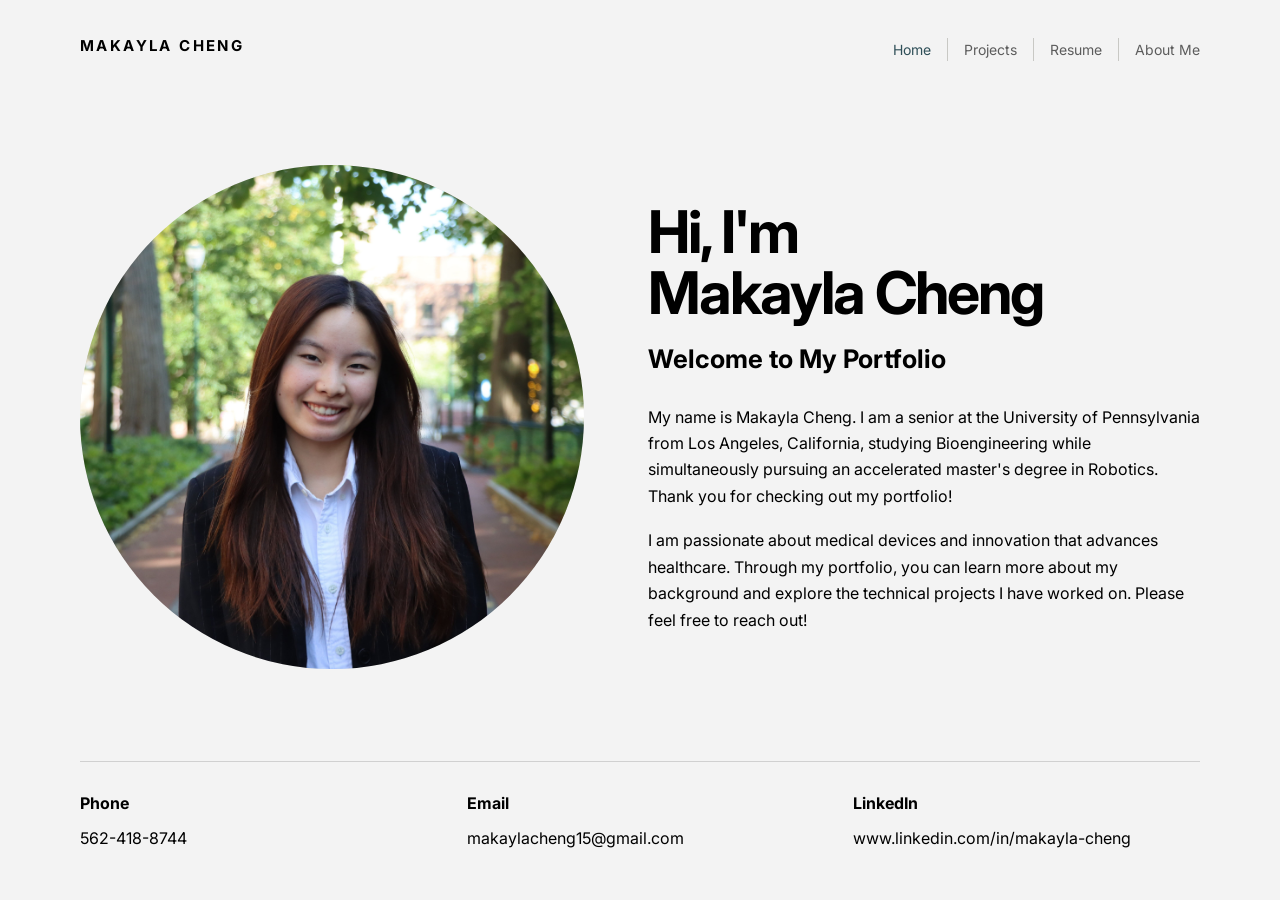
<file: index.html>
<!DOCTYPE html>
<html lang="en">
  <head>
    <meta charset="utf-8">
    <meta name="viewport" content="width=device-width, initial-scale=1">
    <meta name="description" content="Makayla Cheng, bioengineering student at the University of Pennsylvania. Portfolio focused on biomedical devices, robotics, and engineering design.">
    <title>Makayla Cheng | Bioengineering Portfolio</title>
    <link rel="preconnect" href="https://fonts.googleapis.com">
    <link rel="preconnect" href="https://fonts.gstatic.com" crossorigin>
    <link href="https://fonts.googleapis.com/css2?family=Inter:wght@400;700&family=Source+Sans+3:wght@400;600;700&display=swap" rel="stylesheet">
    <link rel="stylesheet" href="style.css">
  </head>
  <body data-page="home">
    <a class="skip-link" href="#content">Skip to content</a>
    <header class="site-header wrap">
      <a class="brand" href="index.html">Makayla Cheng</a>
      <button class="nav-toggle" type="button" aria-expanded="false" aria-controls="primary-nav" aria-label="Open menu">Menu</button>
      <nav id="primary-nav" class="primary-nav" aria-label="Primary">
        <a href="index.html" aria-current="page">Home</a>
        <a href="projects.html">Projects</a>
        <a href="resume.html">Resume</a>
        <a href="about.html">About Me</a>
      </nav>
    </header>
    <main id="content" class="wrap home">
      <figure class="portrait">
        <img src="assets/images/portrait/Makayla's%20Headshot.jpg" alt="Headshot of Makayla Cheng">
      </figure>
      <div class="home-copy">
        <h1>Hi, I'm Makayla Cheng</h1>
        <h2 class="home-subhead">Welcome to My Portfolio</h2>
        <p>My name is Makayla Cheng. I am a senior at the University of Pennsylvania from Los Angeles, California, studying Bioengineering while simultaneously pursuing an accelerated master's degree in Robotics. Thank you for checking out my portfolio!</p>
        <p>I am passionate about medical devices and innovation that advances healthcare. Through my portfolio, you can learn more about my background and explore the technical projects I have worked on. Please feel free to reach out!</p>
      </div>
    </main>
    <footer class="home-contact wrap">
      <div class="home-contact-item">
        <strong>Phone</strong>
        <a href="tel:+15624188744">562-418-8744</a>
      </div>
      <div class="home-contact-item">
        <strong>Email</strong>
        <a href="mailto:makaylacheng15@gmail.com">makaylacheng15@gmail.com</a>
      </div>
      <div class="home-contact-item">
        <strong>LinkedIn</strong>
        <a href="https://www.linkedin.com/in/makayla-cheng" target="_blank" rel="noopener noreferrer">www.linkedin.com/in/makayla-cheng</a>
      </div>
    </footer>
    <script src="js/projects-data.js"></script>
    <script src="js/site.js"></script>
  </body>
</html>
</file>
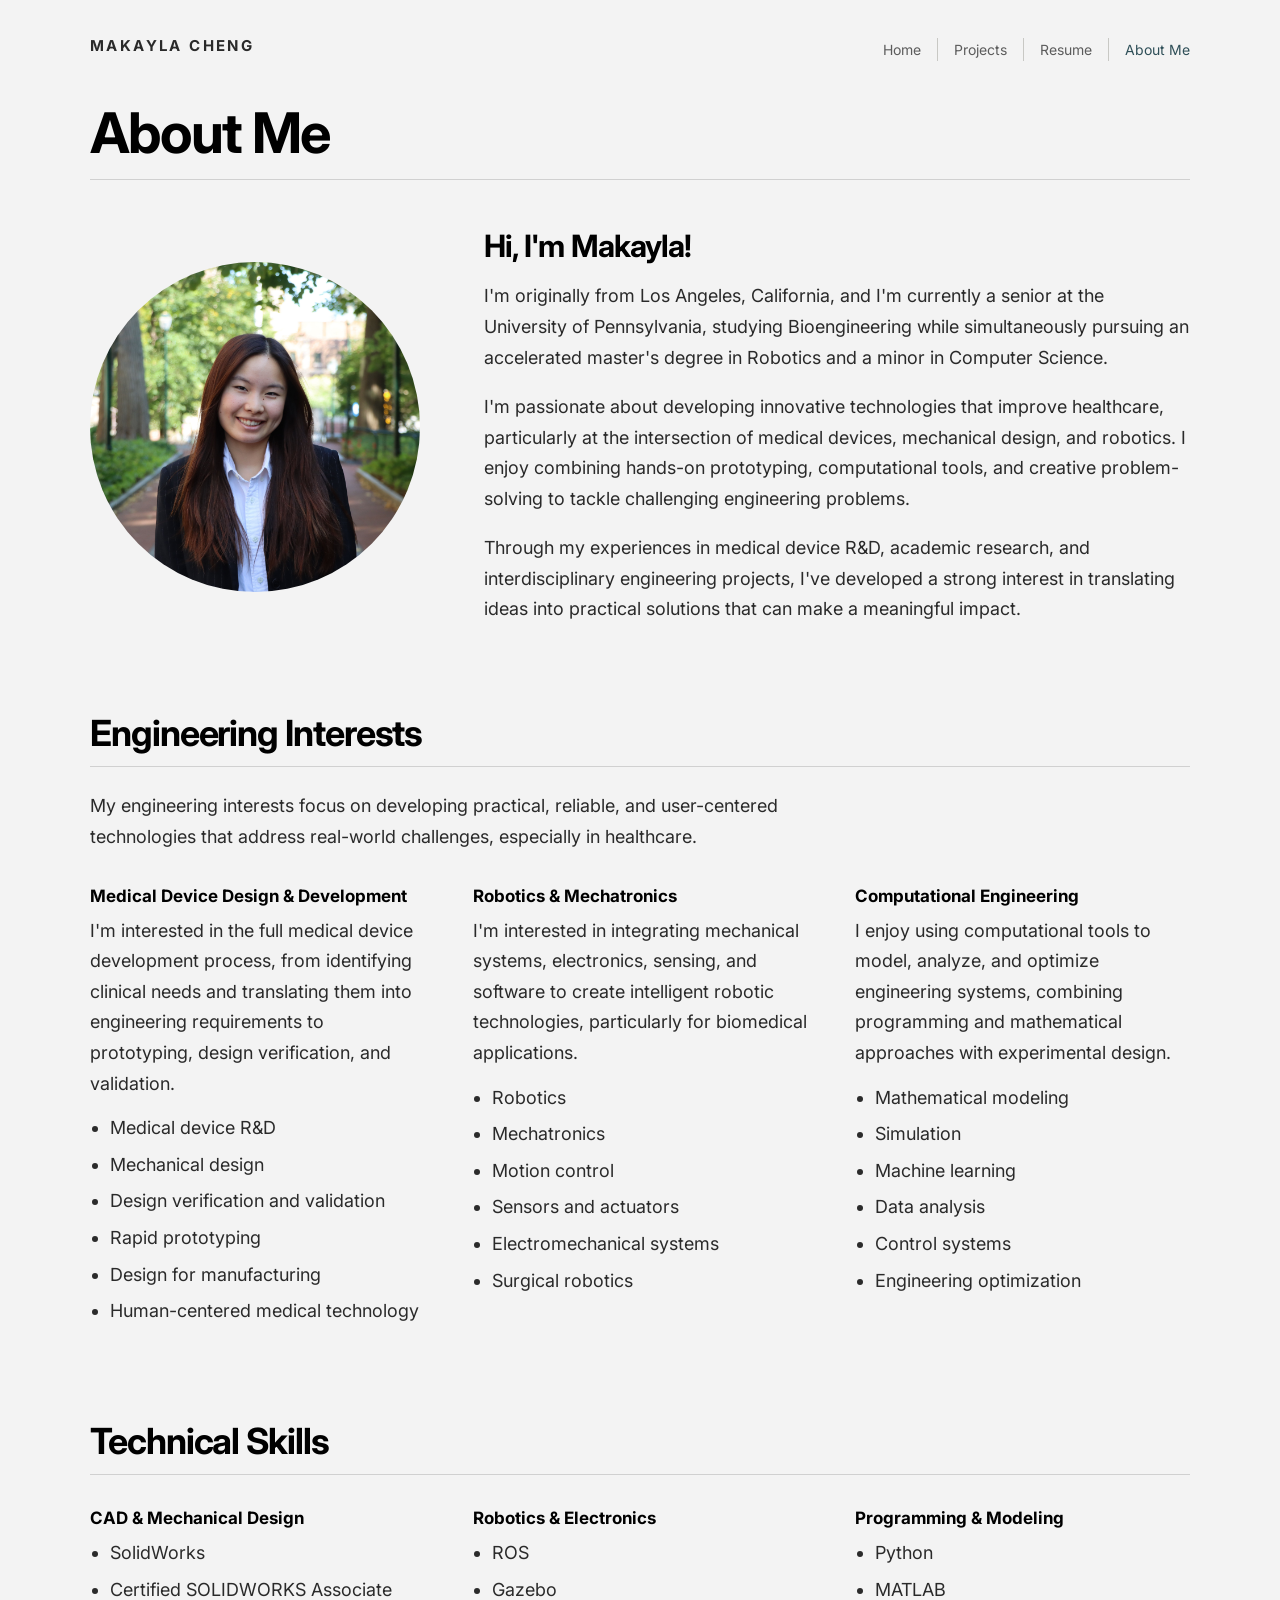
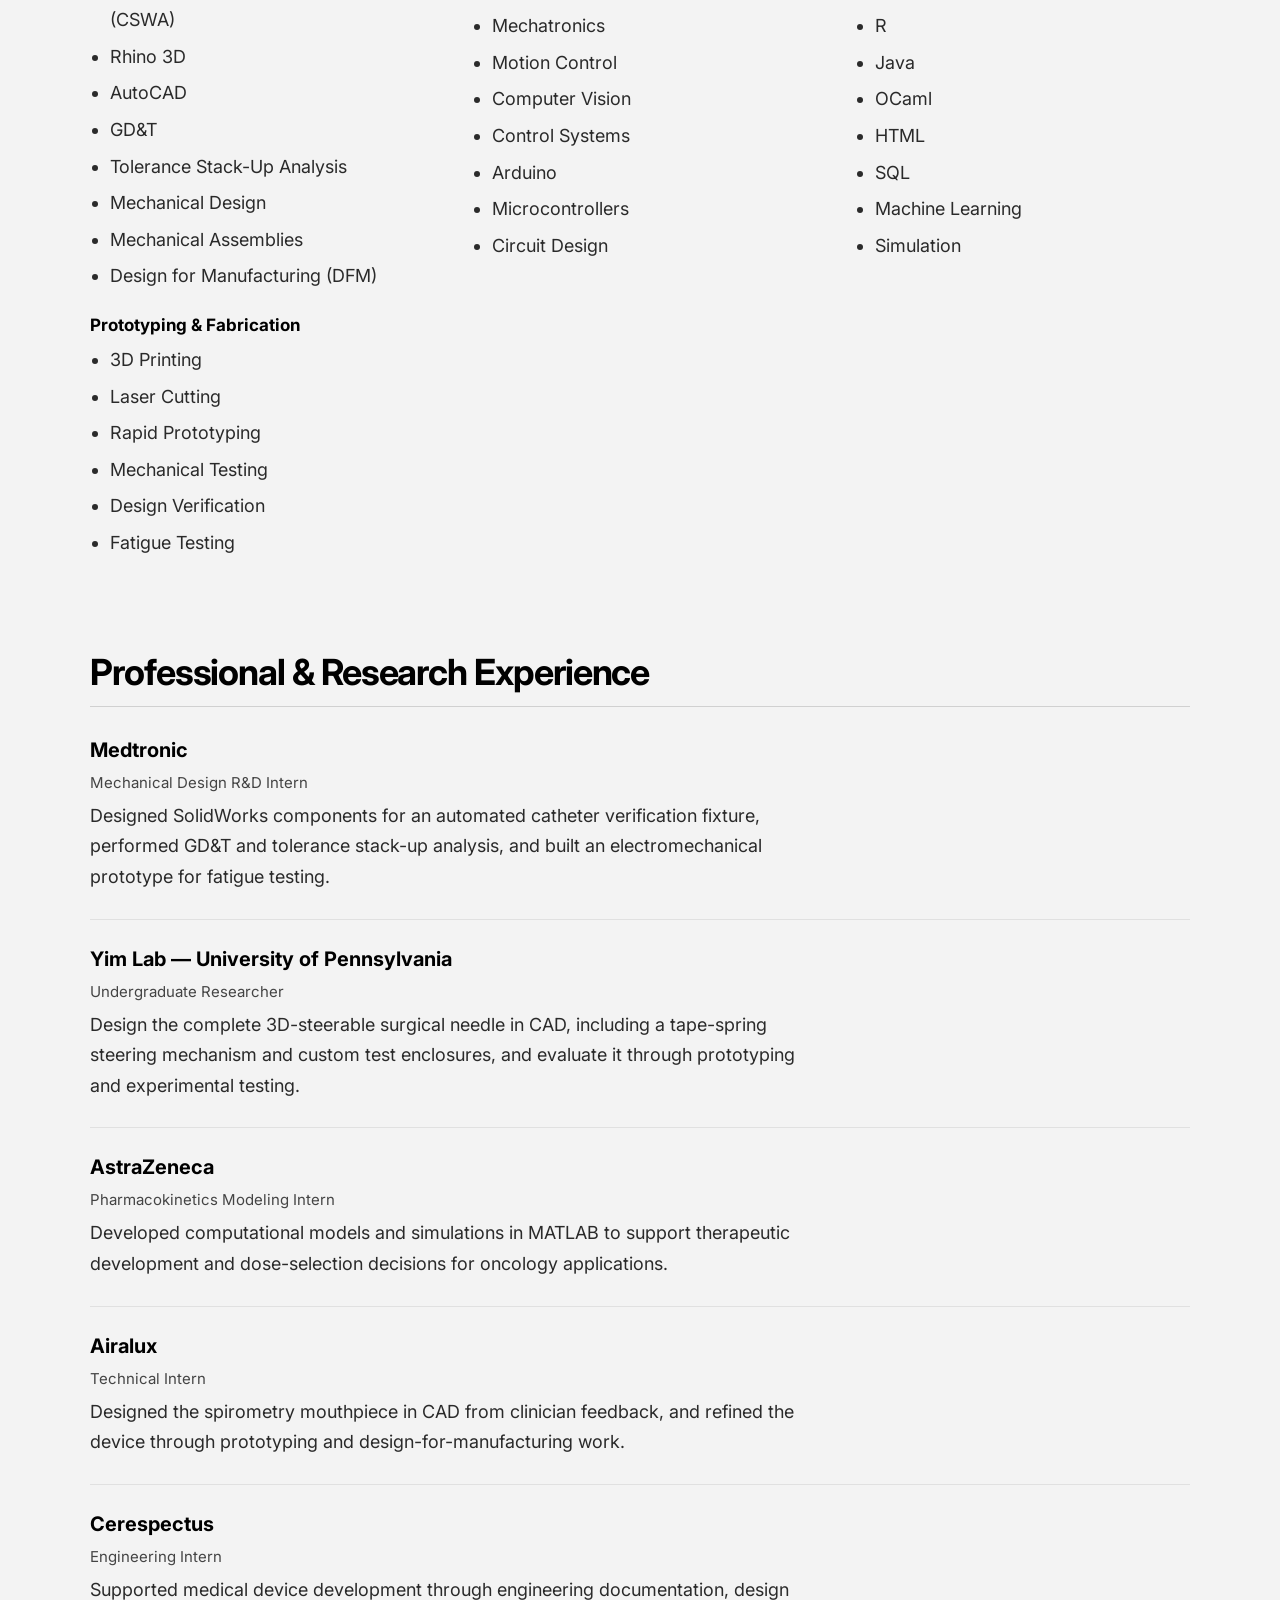
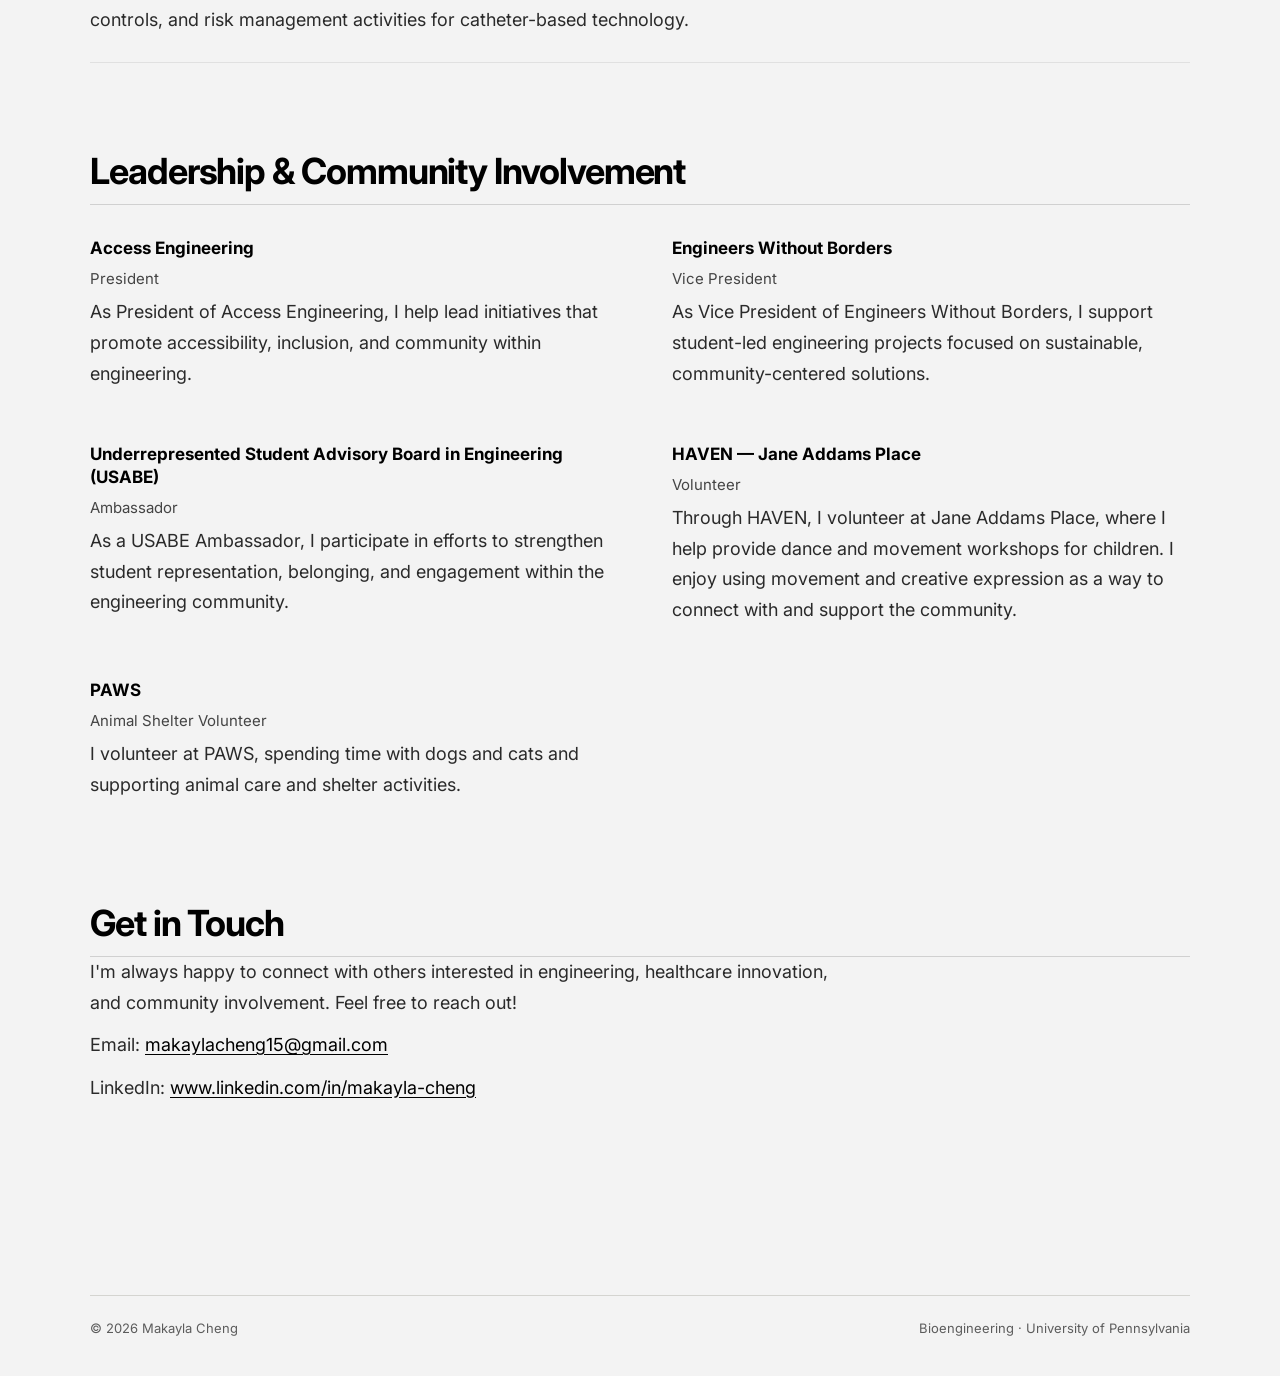
<file: about.html>
<!DOCTYPE html>
<html lang="en">
  <head>
    <meta charset="utf-8">
    <meta name="viewport" content="width=device-width, initial-scale=1">
    <meta name="description" content="About Makayla Cheng, a bioengineering student at the University of Pennsylvania focused on medical devices, robotics, and engineering design.">
    <title>About Me | Makayla Cheng</title>
    <link rel="preconnect" href="https://fonts.googleapis.com">
    <link rel="preconnect" href="https://fonts.gstatic.com" crossorigin>
    <link href="https://fonts.googleapis.com/css2?family=Inter:wght@400;600;700&family=Source+Sans+3:wght@400;600;700&display=swap" rel="stylesheet">
    <link rel="stylesheet" href="style.css">
  </head>
  <body data-page="about">
    <a class="skip-link" href="#content">Skip to content</a>
    <header class="site-header wrap">
      <a class="brand" href="index.html">Makayla Cheng</a>
      <button class="nav-toggle" type="button" aria-expanded="false" aria-controls="primary-nav">Menu</button>
      <nav id="primary-nav" class="primary-nav" aria-label="Primary">
        <a href="index.html">Home</a>
        <a href="projects.html">Projects</a>
        <a href="resume.html">Resume</a>
        <a href="about.html" aria-current="page">About Me</a>
      </nav>
    </header>
    <main id="content" class="wrap page about-page">
      <h1>About Me</h1>

      <div class="about-intro">
        <figure class="about-portrait">
          <img src="assets/images/portrait/Makayla's%20Headshot.jpg" alt="Headshot of Makayla Cheng">
        </figure>
        <div>
          <h2>Hi, I'm Makayla!</h2>
          <p>I'm originally from Los Angeles, California, and I'm currently a senior at the University of Pennsylvania, studying Bioengineering while simultaneously pursuing an accelerated master's degree in Robotics and a minor in Computer Science.</p>
          <p>I'm passionate about developing innovative technologies that improve healthcare, particularly at the intersection of medical devices, mechanical design, and robotics. I enjoy combining hands-on prototyping, computational tools, and creative problem-solving to tackle challenging engineering problems.</p>
          <p>Through my experiences in medical device R&amp;D, academic research, and interdisciplinary engineering projects, I've developed a strong interest in translating ideas into practical solutions that can make a meaningful impact.</p>
        </div>
      </div>

      <section class="about-block" aria-labelledby="interests-heading">
        <h2 id="interests-heading">Engineering Interests</h2>
        <p class="about-lead">My engineering interests focus on developing practical, reliable, and user-centered technologies that address real-world challenges, especially in healthcare.</p>
        <div class="about-columns">
          <article>
            <h3>Medical Device Design &amp; Development</h3>
            <p>I'm interested in the full medical device development process, from identifying clinical needs and translating them into engineering requirements to prototyping, design verification, and validation.</p>
            <ul>
              <li>Medical device R&amp;D</li>
              <li>Mechanical design</li>
              <li>Design verification and validation</li>
              <li>Rapid prototyping</li>
              <li>Design for manufacturing</li>
              <li>Human-centered medical technology</li>
            </ul>
          </article>
          <article>
            <h3>Robotics &amp; Mechatronics</h3>
            <p>I'm interested in integrating mechanical systems, electronics, sensing, and software to create intelligent robotic technologies, particularly for biomedical applications.</p>
            <ul>
              <li>Robotics</li>
              <li>Mechatronics</li>
              <li>Motion control</li>
              <li>Sensors and actuators</li>
              <li>Electromechanical systems</li>
              <li>Surgical robotics</li>
            </ul>
          </article>
          <article>
            <h3>Computational Engineering</h3>
            <p>I enjoy using computational tools to model, analyze, and optimize engineering systems, combining programming and mathematical approaches with experimental design.</p>
            <ul>
              <li>Mathematical modeling</li>
              <li>Simulation</li>
              <li>Machine learning</li>
              <li>Data analysis</li>
              <li>Control systems</li>
              <li>Engineering optimization</li>
            </ul>
          </article>
        </div>
      </section>

      <section class="about-block" aria-labelledby="skills-heading">
        <h2 id="skills-heading">Technical Skills</h2>
        <div class="about-columns">
          <article>
            <h3>CAD &amp; Mechanical Design</h3>
            <ul>
              <li>SolidWorks</li>
              <li>Certified SOLIDWORKS Associate (CSWA)</li>
              <li>Rhino 3D</li>
              <li>AutoCAD</li>
              <li>GD&amp;T</li>
              <li>Tolerance Stack-Up Analysis</li>
              <li>Mechanical Design</li>
              <li>Mechanical Assemblies</li>
              <li>Design for Manufacturing (DFM)</li>
            </ul>
            <h3 class="skill-group">Prototyping &amp; Fabrication</h3>
            <ul>
              <li>3D Printing</li>
              <li>Laser Cutting</li>
              <li>Rapid Prototyping</li>
              <li>Mechanical Testing</li>
              <li>Design Verification</li>
              <li>Fatigue Testing</li>
            </ul>
          </article>
          <article>
            <h3>Robotics &amp; Electronics</h3>
            <ul>
              <li>ROS</li>
              <li>Gazebo</li>
              <li>Mechatronics</li>
              <li>Motion Control</li>
              <li>Computer Vision</li>
              <li>Control Systems</li>
              <li>Arduino</li>
              <li>Microcontrollers</li>
              <li>Circuit Design</li>
            </ul>
          </article>
          <article>
            <h3>Programming &amp; Modeling</h3>
            <ul>
              <li>Python</li>
              <li>MATLAB</li>
              <li>R</li>
              <li>Java</li>
              <li>OCaml</li>
              <li>HTML</li>
              <li>SQL</li>
              <li>Machine Learning</li>
              <li>Simulation</li>
            </ul>
          </article>
        </div>
      </section>

      <section class="about-block" aria-labelledby="experience-heading">
        <h2 id="experience-heading">Professional &amp; Research Experience</h2>
        <div class="about-experience">
          <article class="about-role">
            <h3>Medtronic</h3>
            <p class="role">Mechanical Design R&amp;D Intern</p>
            <p>Designed SolidWorks components for an automated catheter verification fixture, performed GD&amp;T and tolerance stack-up analysis, and built an electromechanical prototype for fatigue testing.</p>
          </article>
          <article class="about-role">
            <h3>Yim Lab — University of Pennsylvania</h3>
            <p class="role">Undergraduate Researcher</p>
            <p>Design the complete 3D-steerable surgical needle in CAD, including a tape-spring steering mechanism and custom test enclosures, and evaluate it through prototyping and experimental testing.</p>
          </article>
          <article class="about-role">
            <h3>AstraZeneca</h3>
            <p class="role">Pharmacokinetics Modeling Intern</p>
            <p>Developed computational models and simulations in MATLAB to support therapeutic development and dose-selection decisions for oncology applications.</p>
          </article>
          <article class="about-role">
            <h3>Airalux</h3>
            <p class="role">Technical Intern</p>
            <p>Designed the spirometry mouthpiece in CAD from clinician feedback, and refined the device through prototyping and design-for-manufacturing work.</p>
          </article>
          <article class="about-role">
            <h3>Cerespectus</h3>
            <p class="role">Engineering Intern</p>
            <p>Supported medical device development through engineering documentation, design controls, and risk management activities for catheter-based technology.</p>
          </article>
        </div>
      </section>

      <section class="about-block" aria-labelledby="leadership-heading">
        <h2 id="leadership-heading">Leadership &amp; Community Involvement</h2>
        <div class="about-columns about-columns-2">
          <article>
            <h3>Access Engineering</h3>
            <p class="role">President</p>
            <p>As President of Access Engineering, I help lead initiatives that promote accessibility, inclusion, and community within engineering.</p>
          </article>
          <article>
            <h3>Engineers Without Borders</h3>
            <p class="role">Vice President</p>
            <p>As Vice President of Engineers Without Borders, I support student-led engineering projects focused on sustainable, community-centered solutions.</p>
          </article>
          <article>
            <h3>Underrepresented Student Advisory Board in Engineering (USABE)</h3>
            <p class="role">Ambassador</p>
            <p>As a USABE Ambassador, I participate in efforts to strengthen student representation, belonging, and engagement within the engineering community.</p>
          </article>
          <article>
            <h3>HAVEN — Jane Addams Place</h3>
            <p class="role">Volunteer</p>
            <p>Through HAVEN, I volunteer at Jane Addams Place, where I help provide dance and movement workshops for children. I enjoy using movement and creative expression as a way to connect with and support the community.</p>
          </article>
          <article>
            <h3>PAWS</h3>
            <p class="role">Animal Shelter Volunteer</p>
            <p>I volunteer at PAWS, spending time with dogs and cats and supporting animal care and shelter activities.</p>
          </article>
        </div>
      </section>

      <section class="about-block about-contact" aria-labelledby="contact-heading">
        <h2 id="contact-heading">Get in Touch</h2>
        <p class="about-lead">I'm always happy to connect with others interested in engineering, healthcare innovation, and community involvement. Feel free to reach out!</p>
        <p>Email: <a href="mailto:makaylacheng15@gmail.com">makaylacheng15@gmail.com</a></p>
        <p>LinkedIn: <a href="https://www.linkedin.com/in/makayla-cheng" target="_blank" rel="noopener noreferrer">www.linkedin.com/in/makayla-cheng</a></p>
      </section>
    </main>
    <footer class="site-footer wrap">
      <span>&copy; <span id="year"></span> Makayla Cheng</span>
      <span>Bioengineering · University of Pennsylvania</span>
    </footer>
    <script src="js/projects-data.js"></script>
    <script src="js/site.js"></script>
  </body>
</html>
</file>
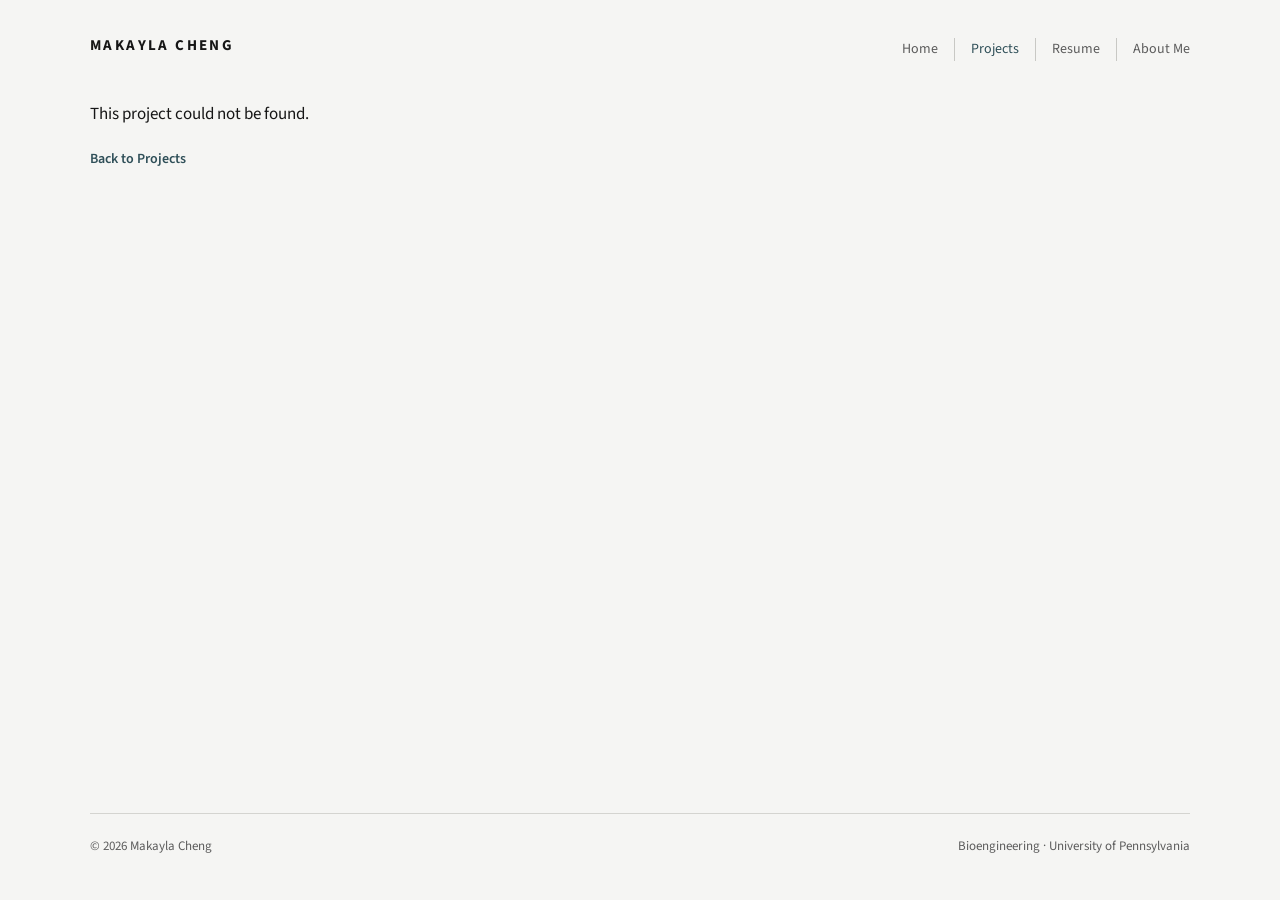
<file: project.html>
<!DOCTYPE html>
<html lang="en">
  <head>
    <meta charset="utf-8">
    <meta name="viewport" content="width=device-width, initial-scale=1">
    <meta name="description" content="Project details from Makayla Cheng's bioengineering portfolio.">
    <title>Project | Makayla Cheng</title>
    <link rel="preconnect" href="https://fonts.googleapis.com">
    <link rel="preconnect" href="https://fonts.gstatic.com" crossorigin>
    <link href="https://fonts.googleapis.com/css2?family=Source+Sans+3:wght@400;600;700&display=swap" rel="stylesheet">
    <link rel="stylesheet" href="style.css">
  </head>
  <body data-page="project">
    <a class="skip-link" href="#content">Skip to content</a>
    <header class="site-header wrap">
      <a class="brand" href="index.html">Makayla Cheng</a>
      <button class="nav-toggle" type="button" aria-expanded="false" aria-controls="primary-nav">Menu</button>
      <nav id="primary-nav" class="primary-nav" aria-label="Primary">
        <a href="index.html">Home</a>
        <a href="projects.html">Projects</a>
        <a href="resume.html">Resume</a>
        <a href="about.html">About Me</a>
      </nav>
    </header>
    <main id="content" class="wrap page">
      <article id="project-detail"></article>
      <noscript>
        <p><a class="back-link" href="projects.html">Back to Projects</a></p>
        <p>JavaScript is required to load this project page. Edit <code>js/projects-data.js</code> to update project content.</p>
      </noscript>
    </main>
    <footer class="site-footer wrap">
      <span>&copy; <span id="year"></span> Makayla Cheng</span>
      <span>Bioengineering · University of Pennsylvania</span>
    </footer>
    <script src="js/projects-data.js"></script>
    <script src="js/site.js"></script>
  </body>
</html>
</file>
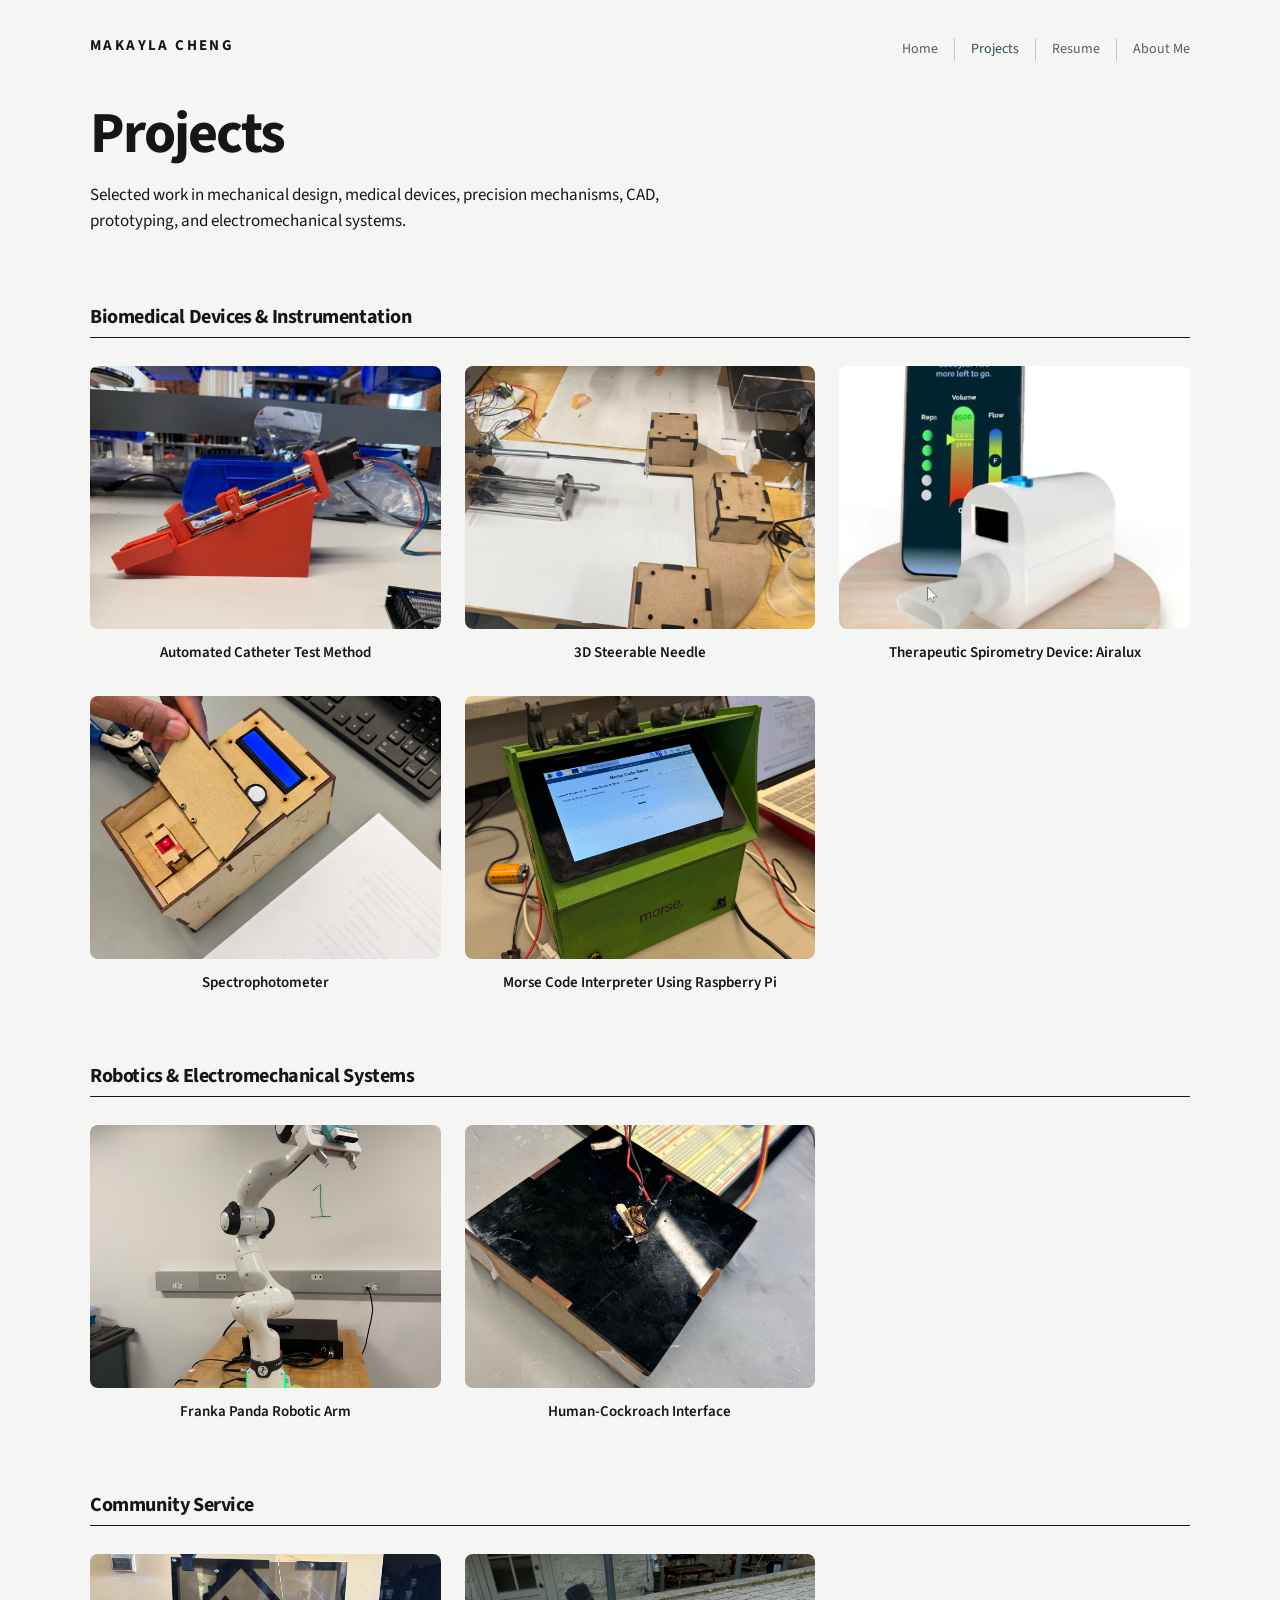
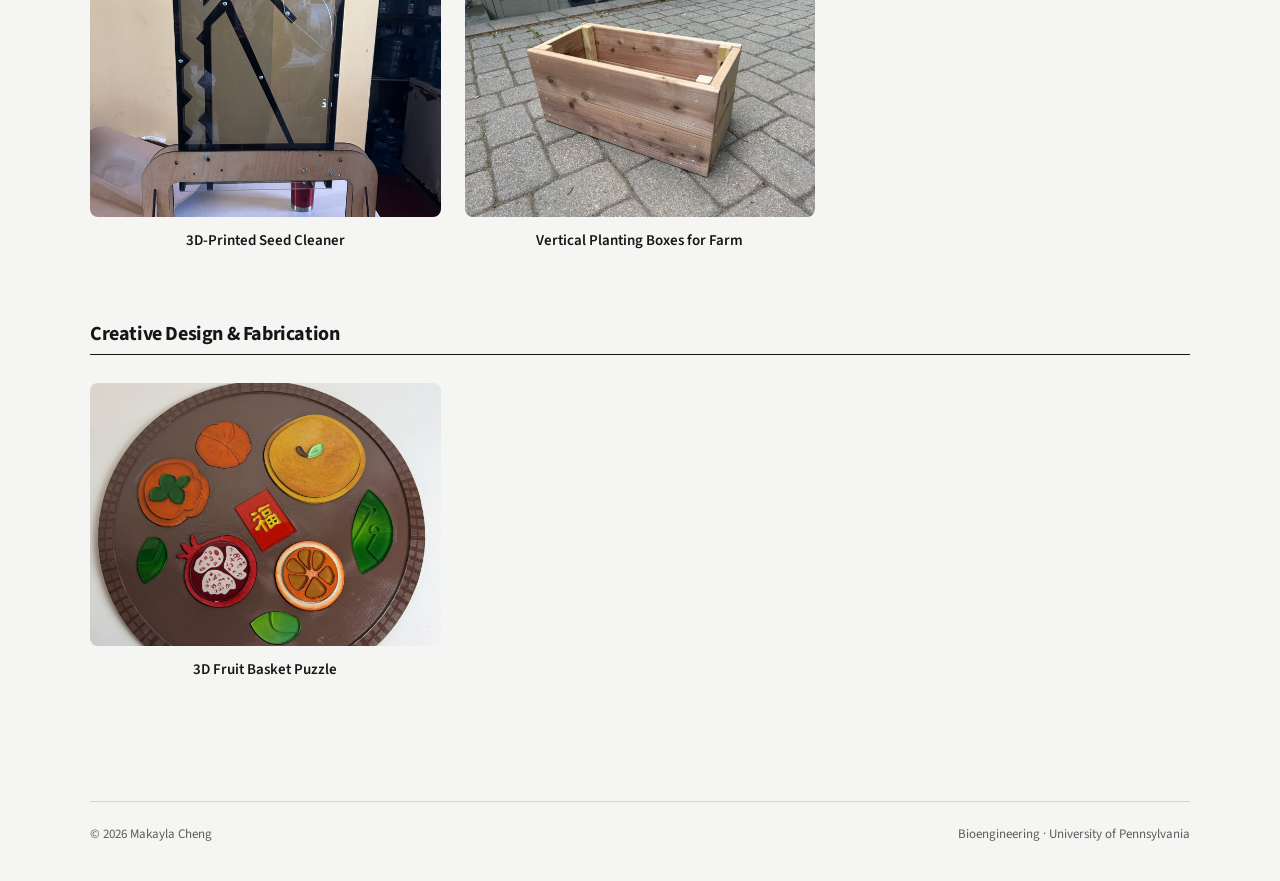
<file: projects.html>
<!DOCTYPE html>
<html lang="en">
  <head>
    <meta charset="utf-8">
    <meta name="viewport" content="width=device-width, initial-scale=1">
    <meta name="description" content="Selected work in mechanical design, medical devices, precision mechanisms, CAD, prototyping, and electromechanical systems.">
    <title>Projects | Makayla Cheng</title>
    <link rel="preconnect" href="https://fonts.googleapis.com">
    <link rel="preconnect" href="https://fonts.gstatic.com" crossorigin>
    <link href="https://fonts.googleapis.com/css2?family=Source+Sans+3:wght@400;600;700&display=swap" rel="stylesheet">
    <link rel="stylesheet" href="style.css">
  </head>
  <body data-page="projects">
    <a class="skip-link" href="#content">Skip to content</a>
    <header class="site-header wrap">
      <a class="brand" href="index.html">Makayla Cheng</a>
      <button class="nav-toggle" type="button" aria-expanded="false" aria-controls="primary-nav">Menu</button>
      <nav id="primary-nav" class="primary-nav" aria-label="Primary">
        <a href="index.html">Home</a>
        <a href="projects.html" aria-current="page">Projects</a>
        <a href="resume.html">Resume</a>
        <a href="about.html">About Me</a>
      </nav>
    </header>
    <main id="content" class="wrap page">
      <div class="page-intro">
        <h1>Projects</h1>
        <p class="lede">Selected work in mechanical design, medical devices, precision mechanisms, CAD, prototyping, and electromechanical systems.</p>
      </div>
      <div id="project-categories"></div>
      <noscript>
        <p>JavaScript is required to load the project gallery. Project pages are also listed in the site files.</p>
      </noscript>
    </main>
    <footer class="site-footer wrap">
      <span>&copy; <span id="year"></span> Makayla Cheng</span>
      <span>Bioengineering · University of Pennsylvania</span>
    </footer>
    <script src="js/projects-data.js"></script>
    <script src="js/site.js"></script>
  </body>
</html>
</file>
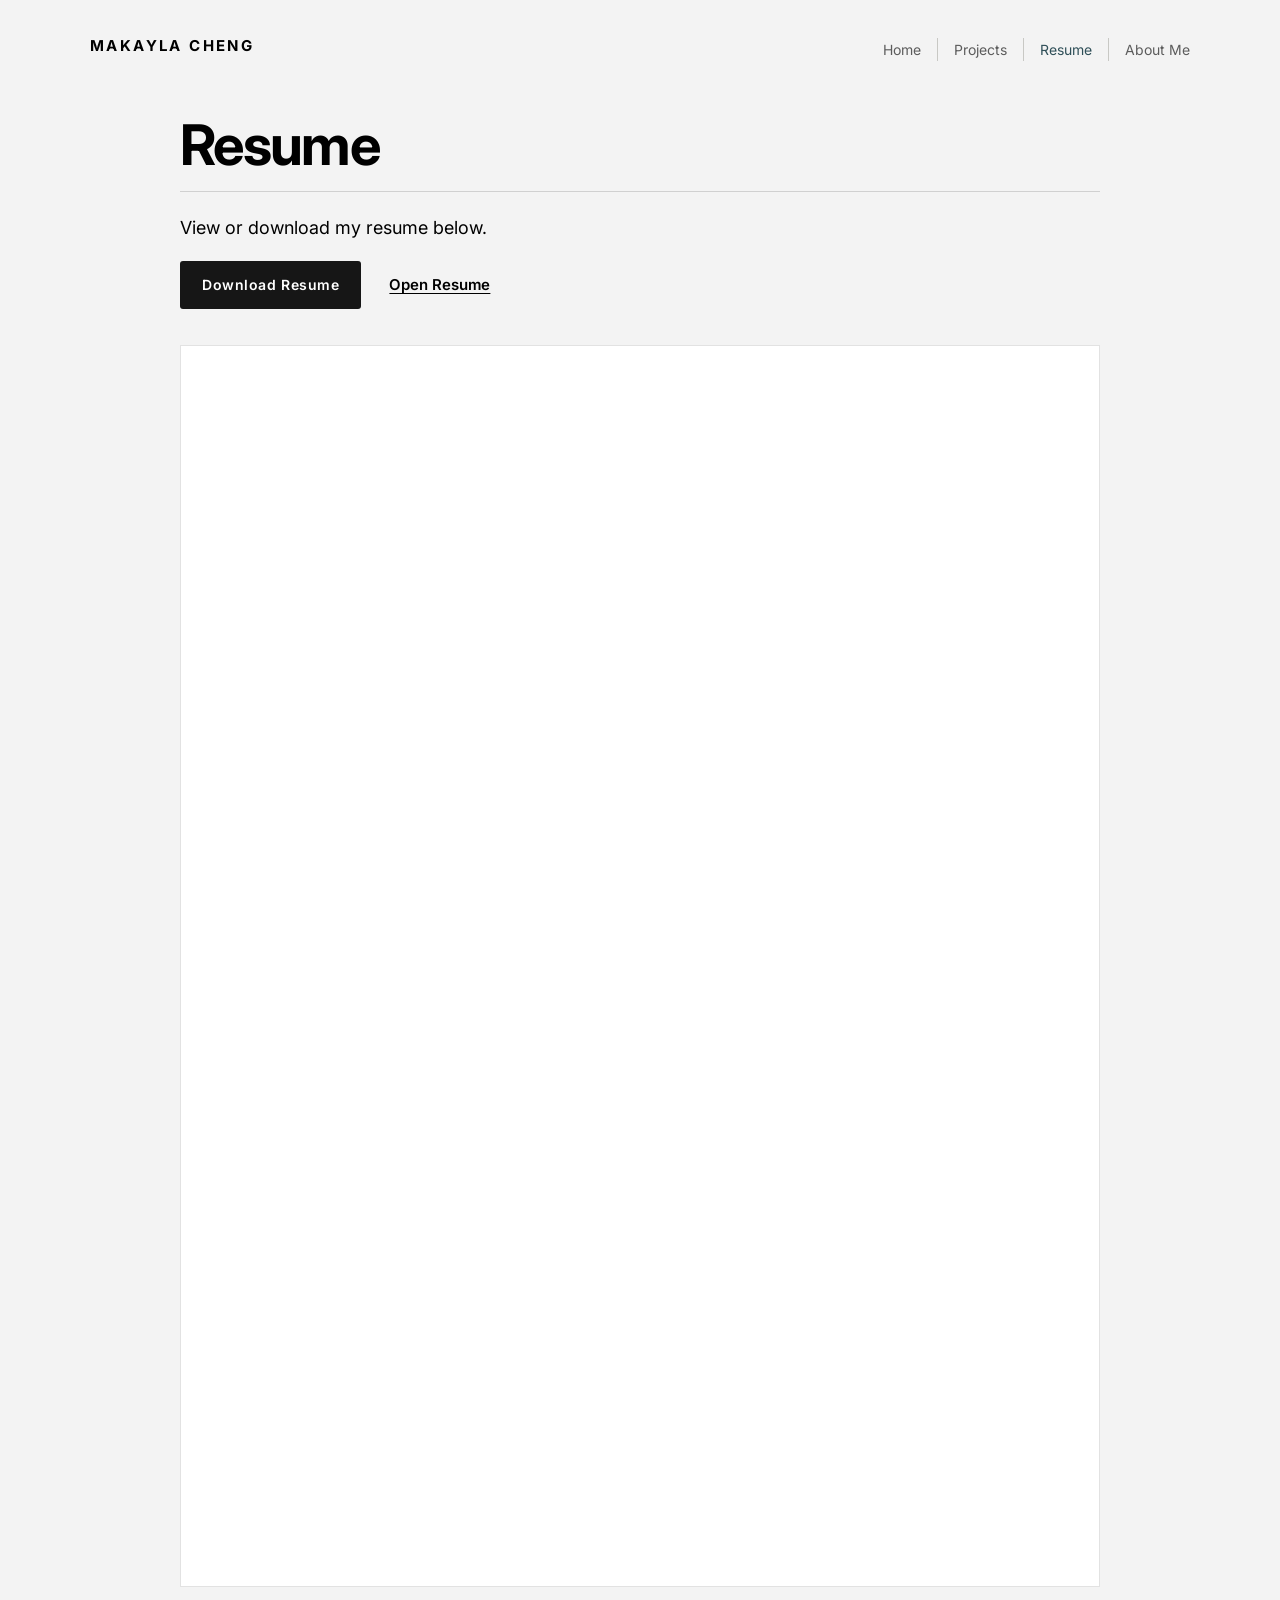
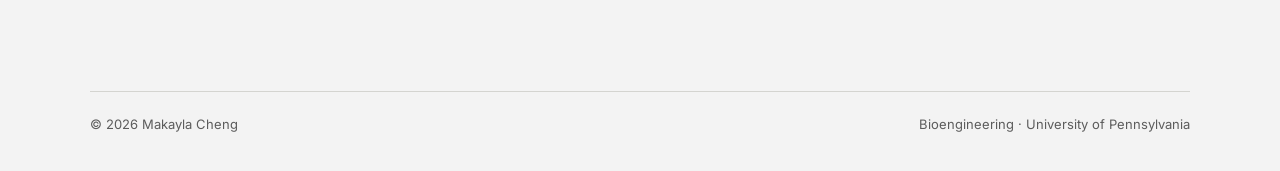
<file: resume.html>
<!DOCTYPE html>
<html lang="en">
  <head>
    <meta charset="utf-8">
    <meta name="viewport" content="width=device-width, initial-scale=1">
    <meta name="description" content="Resume of Makayla Cheng, bioengineering student at the University of Pennsylvania.">
    <title>Resume | Makayla Cheng</title>
    <link rel="preconnect" href="https://fonts.googleapis.com">
    <link rel="preconnect" href="https://fonts.gstatic.com" crossorigin>
    <link href="https://fonts.googleapis.com/css2?family=Inter:wght@400;600;700&family=Source+Sans+3:wght@400;600;700&display=swap" rel="stylesheet">
    <link rel="stylesheet" href="style.css">
  </head>
  <body data-page="resume">
    <a class="skip-link" href="#content">Skip to content</a>
    <header class="site-header wrap">
      <a class="brand" href="index.html">Makayla Cheng</a>
      <button class="nav-toggle" type="button" aria-expanded="false" aria-controls="primary-nav">Menu</button>
      <nav id="primary-nav" class="primary-nav" aria-label="Primary">
        <a href="index.html">Home</a>
        <a href="projects.html">Projects</a>
        <a href="resume.html" aria-current="page">Resume</a>
        <a href="about.html">About Me</a>
      </nav>
    </header>
    <main id="content" class="wrap page">
      <div class="resume-layout">
        <h1>Resume</h1>
        <p class="resume-lead">View or download my resume below.</p>
        <div class="resume-actions">
          <a class="button" href="assets/resume/Makayla%20Cheng's%20Resume%20Robotics.pdf" download="Makayla Cheng's Resume Robotics.pdf">Download Resume</a>
          <a class="resume-open" href="assets/resume/Makayla%20Cheng's%20Resume%20Robotics.pdf" target="_blank" rel="noopener noreferrer">Open Resume</a>
        </div>
        <div class="resume-viewer">
          <iframe id="resume-frame" title="Makayla Cheng resume PDF" src="assets/resume/Makayla%20Cheng's%20Resume%20Robotics.pdf"></iframe>
          <p id="resume-missing" class="resume-fallback" hidden>The resume could not be displayed here. <a href="assets/resume/Makayla%20Cheng's%20Resume%20Robotics.pdf" target="_blank" rel="noopener noreferrer">Open the resume in a new tab</a>.</p>
        </div>
      </div>
    </main>
    <footer class="site-footer wrap">
      <span>&copy; <span id="year"></span> Makayla Cheng</span>
      <span>Bioengineering · University of Pennsylvania</span>
    </footer>
    <script src="js/projects-data.js"></script>
    <script src="js/site.js"></script>
  </body>
</html>
</file>
<file: style.css>
:root {
  --bg: #f5f5f3;
  --white: #ffffff;
  --ink: #161616;
  --muted: #5c5c5c;
  --line: #d4d4d0;
  --accent: #2f4f58;
  --placeholder: #e4e4e0;
  --placeholder-text: #6a6a66;
  --max: 1100px;
  --radius: 8px;
  --project-media: 480px;
}

*,
*::before,
*::after {
  box-sizing: border-box;
}

html {
  scroll-behavior: smooth;
}

@media (prefers-reduced-motion: reduce) {
  html {
    scroll-behavior: auto;
  }

  *,
  *::before,
  *::after {
    animation: none !important;
    transition: none !important;
  }
}

body {
  margin: 0;
  background: var(--bg);
  color: var(--ink);
  font-family: "Source Sans 3", "Helvetica Neue", Helvetica, Arial, sans-serif;
  font-size: 17px;
  line-height: 1.65;
}

img {
  max-width: 100%;
  display: block;
}

a {
  color: inherit;
  text-decoration: none;
}

a:hover {
  color: var(--accent);
}

:focus-visible {
  outline: 2px solid var(--accent);
  outline-offset: 3px;
}

.skip-link {
  position: absolute;
  left: 12px;
  top: -48px;
  background: var(--ink);
  color: var(--white);
  padding: 8px 12px;
  z-index: 20;
}

.skip-link:focus {
  top: 12px;
}

.wrap {
  width: min(var(--max), calc(100% - 64px));
  margin-inline: auto;
}

.site-header {
  display: flex;
  align-items: flex-start;
  justify-content: space-between;
  gap: 24px;
  padding: 36px 0 28px;
}

.brand {
  font-size: 15px;
  font-weight: 700;
  letter-spacing: 0.16em;
  text-transform: uppercase;
  line-height: 1.3;
}

.brand:hover {
  color: var(--ink);
}

.nav-toggle {
  display: none;
  border: 1px solid var(--line);
  background: transparent;
  color: var(--ink);
  padding: 8px 12px;
  font: inherit;
  font-size: 13px;
  letter-spacing: 0.08em;
  text-transform: uppercase;
  cursor: pointer;
}

.primary-nav {
  display: flex;
  align-items: center;
  gap: 0;
  padding-top: 2px;
}

.primary-nav a {
  font-size: 14px;
  padding: 0 16px;
  color: var(--muted);
  border-right: 1px solid #c8c8c4;
}

.primary-nav a:last-child {
  border-right: 0;
  padding-right: 0;
}

.primary-nav a:first-child {
  padding-left: 0;
}

.primary-nav a[aria-current="page"] {
  color: var(--accent);
}

.primary-nav a:hover {
  color: var(--ink);
}

main {
  min-height: calc(100vh - 176px);
}

.page {
  padding: 12px 0 104px;
}

h1,
h2,
h3 {
  font-weight: 700;
  letter-spacing: -0.03em;
  line-height: 1.15;
  color: var(--ink);
}

h1 {
  font-size: clamp(36px, 5.4vw, 58px);
  margin: 0 0 16px;
}

h2 {
  font-size: 22px;
  margin: 0;
}

h3 {
  font-size: 16px;
  font-weight: 600;
  margin: 12px 0 0;
  letter-spacing: 0;
}

p {
  margin: 0 0 1em;
}

.muted {
  color: var(--muted);
}

.lede {
  max-width: 38rem;
  color: var(--ink);
  font-size: 17px;
  line-height: 1.55;
}

body[data-page="home"] {
  min-height: 100vh;
  display: flex;
  flex-direction: column;
  font-family: Inter, Helvetica, Arial, sans-serif;
  background: #f3f3f3;
  color: #000;
}

body[data-page="home"] .wrap {
  width: min(1120px, calc(100% - 96px));
}

.home {
  display: grid;
  grid-template-columns: minmax(0, 45%) minmax(0, 1fr);
  column-gap: clamp(40px, 5vw, 72px);
  align-items: center;
  flex: 1;
  min-height: 0;
  padding: 56px 0 72px;
}

.portrait {
  margin: 0;
  width: 100%;
}

.portrait img,
.project-hero img,
.media-grid img,
.project-thumb img {
  width: 100%;
  height: 100%;
  object-fit: cover;
  background: var(--placeholder);
}

.home .portrait {
  position: relative;
  width: 100%;
  margin: 0;
  aspect-ratio: 1;
  border-radius: 50%;
  overflow: hidden;
  justify-self: start;
}

.home .portrait img {
  position: absolute;
  inset: 0;
  width: 100%;
  height: 100%;
  max-width: none;
  object-fit: cover;
  object-position: 45% 50%;
  transform: none;
}

.home-copy {
  width: 100%;
  max-width: 36rem;
}

.home-copy h1 {
  font-size: clamp(40px, 4.6vw, 64px);
  margin: 0 0 18px;
  font-weight: 700;
  letter-spacing: -0.035em;
  line-height: 1.05;
  text-wrap: balance;
  color: #000;
}

.home-copy .home-subhead {
  margin: 0 0 28px;
  font-size: clamp(20px, 2vw, 26px);
  font-weight: 700;
  line-height: 1.3;
  letter-spacing: 0;
  color: #000;
}

.home-copy p {
  margin: 0 0 1.15em;
  font-size: clamp(16px, 1.2vw, 18px);
  font-weight: 400;
  line-height: 1.65;
  color: #000;
}

.home-copy p:last-child {
  margin-bottom: 0;
}

.home-contact {
  display: grid;
  grid-template-columns: repeat(3, minmax(0, 1fr));
  gap: 28px 40px;
  border-top: 1px solid #d0d0d0;
  padding: 28px 0 48px;
  margin-top: auto;
}

.home-contact-item strong {
  display: block;
  margin-bottom: 8px;
  font-size: 16px;
  font-weight: 700;
  color: #000;
}

.home-contact-item a {
  display: inline-block;
  font-size: 16px;
  font-weight: 400;
  line-height: 1.5;
  color: #000;
  overflow-wrap: anywhere;
}

.home-contact-item a:hover {
  color: #000;
  text-decoration: underline;
  text-underline-offset: 3px;
}

.text-link {
  display: inline-block;
  margin-top: 32px;
  font-size: 13px;
  font-weight: 600;
  letter-spacing: 0.14em;
  text-transform: uppercase;
  border-bottom: 1px solid var(--ink);
  padding-bottom: 3px;
}

.text-link:hover {
  color: var(--accent);
  border-bottom-color: var(--accent);
}

.category-block {
  margin: 72px 0 16px;
}

.category-block h2 {
  padding-bottom: 8px;
  border-bottom: 1px solid var(--ink);
  font-size: 20px;
  font-weight: 700;
  letter-spacing: -0.02em;
}

.thumb-grid {
  display: grid;
  grid-template-columns: repeat(3, minmax(0, 1fr));
  gap: 32px 24px;
  margin-top: 28px;
}

.project-card {
  display: block;
  color: var(--ink);
  cursor: pointer;
}

.project-card:hover {
  color: var(--ink);
}

.project-thumb {
  overflow: hidden;
  border-radius: 8px;
  aspect-ratio: 4 / 3;
  background: #f3f3f3;
}

.project-thumb img {
  object-fit: cover;
  object-position: center;
  transition: transform 0.35s ease, opacity 0.35s ease;
}

.project-thumb img.is-contain {
  object-fit: contain;
}

.thumb-placeholder,
.project-hero-placeholder {
  display: grid;
  place-items: center;
  width: 100%;
  height: 100%;
  min-height: 180px;
  padding: 16px;
  background: #ececea;
  color: #5c5c5c;
  text-align: center;
  font-size: 14px;
}

.project-card:hover .project-thumb img,
.project-card:focus-visible .project-thumb img {
  transform: scale(1.035);
  opacity: 0.92;
}

.project-card:hover .project-thumb img.is-contain,
.project-card:focus-visible .project-thumb img.is-contain {
  transform: none;
}

.project-card h3 {
  text-align: center;
  font-size: 15px;
  font-weight: 600;
  margin: 14px 8px 0;
  line-height: 1.35;
}

.page-intro {
  margin-bottom: 8px;
}

.page-intro h1 {
  margin-bottom: 14px;
}

.back-link {
  display: inline-block;
  margin-bottom: 28px;
  font-size: 14px;
  font-weight: 600;
  color: var(--accent);
}

.project-kicker {
  margin: 0 0 8px;
  font-size: 13px;
  letter-spacing: 0.08em;
  text-transform: uppercase;
  color: var(--muted);
}

.project-hero {
  width: min(var(--project-media), 100%);
  max-width: min(var(--project-media), 100%);
  margin: 20px auto 28px;
}

.project-subtitle {
  margin: -4px 0 20px;
  font-size: 18px;
  color: #2a2a2a;
}

.project-hero img {
  display: block;
  width: 100%;
  height: auto;
  aspect-ratio: 4 / 3;
  object-fit: cover;
  object-position: center;
  background: #f3f3f3;
  border-radius: 8px;
}

.project-hero-placeholder {
  aspect-ratio: 4 / 3;
  width: min(var(--project-media), 100%);
  height: auto;
  margin: 20px auto 28px;
  border-radius: 8px;
}

.project-gallery {
  display: grid;
  grid-template-columns: repeat(2, minmax(0, var(--project-media)));
  justify-content: center;
  column-gap: 28px;
  row-gap: 28px;
  margin-top: 8px;
  align-items: start;
}

.project-gallery figure {
  margin: 0;
}

.project-gallery a {
  display: block;
  color: inherit;
}

.project-gallery img {
  display: block;
  width: 100%;
  height: auto;
  aspect-ratio: 4 / 3;
  object-fit: cover;
  object-position: center;
  background: #f3f3f3;
  border-radius: 8px;
}

.project-section.project-gallery-section {
  max-width: none;
}

.project-section#video {
  max-width: none;
}

.project-video-wrap {
  width: min(var(--project-media), 100%);
  margin: 8px auto 0;
}

.project-video {
  display: block;
  width: auto;
  height: auto;
  max-width: 100%;
  max-height: var(--project-media);
  object-fit: contain;
  margin: 0 auto;
  background: #111;
  border-radius: 8px;
}

.project-section {
  max-width: 46rem;
  margin-bottom: 36px;
}

.project-section h2 {
  font-size: 20px;
  margin-bottom: 10px;
  padding-bottom: 8px;
  border-bottom: 1px solid var(--line);
}

.project-section p,
.project-section li {
  color: #3a3a3a;
}

.skill-list {
  columns: 2;
  column-gap: 40px;
  margin: 12px 0 0;
  padding-left: 1.15em;
}

.skill-list li {
  break-inside: avoid;
  margin: 0 0 8px;
}

.project-back-end {
  margin-top: 8px;
}

.media-grid {
  display: grid;
  grid-template-columns: repeat(2, minmax(0, 1fr));
  gap: 20px;
  max-width: none;
  margin: 16px 0 24px;
}

.media-grid figure,
.portrait {
  margin: 0;
}

figcaption,
.hint {
  margin-top: 8px;
  font-size: 13px;
  color: var(--muted);
}

code {
  font-size: 0.92em;
}

.video-placeholder {
  display: grid;
  place-items: center;
  min-height: 220px;
  padding: 24px;
  background: var(--placeholder);
  color: var(--placeholder-text);
  border-radius: var(--radius);
  text-align: center;
}

.button {
  display: inline-block;
  background: var(--ink);
  color: var(--white);
  padding: 12px 22px;
  font-size: 14px;
  font-weight: 600;
  letter-spacing: 0.04em;
  border-radius: 3px;
}

.button:hover {
  background: var(--accent);
  color: var(--white);
}

body[data-page="resume"] {
  background: #f3f3f3;
  color: #000;
  font-family: Inter, "Source Sans 3", Helvetica, Arial, sans-serif;
}

.resume-layout {
  width: min(920px, 100%);
  margin-inline: auto;
  padding-top: 12px;
}

.resume-layout h1 {
  margin: 0;
  padding-bottom: 14px;
  border-bottom: 1px solid #d0d0d0;
  color: #000;
  font-size: clamp(40px, 5vw, 56px);
}

.resume-lead {
  margin: 22px 0 20px;
  color: #000;
  font-size: 18px;
  line-height: 1.5;
}

.resume-actions {
  display: flex;
  flex-wrap: wrap;
  align-items: center;
  gap: 16px 28px;
  margin-bottom: 36px;
}

.resume-open {
  font-size: 15px;
  font-weight: 600;
  color: #000;
  text-decoration: underline;
  text-underline-offset: 3px;
}

.resume-open:hover {
  color: #000;
}

.resume-viewer {
  width: 100%;
  margin: 0;
  min-height: 0;
  border: 1px solid #e2e2e2;
  border-radius: 0;
  background: #fff;
}

.resume-viewer iframe {
  display: block;
  width: 100%;
  height: 1240px;
  border: 0;
  background: #fff;
}

.resume-fallback {
  margin: 14px 0 0;
  font-size: 15px;
  line-height: 1.5;
  color: #000;
}

.resume-fallback a {
  color: #000;
  text-decoration: underline;
  text-underline-offset: 3px;
}

body[data-page="about"] {
  background: #f3f3f3;
  color: #2a2a2a;
  font-family: Inter, "Source Sans 3", Helvetica, Arial, sans-serif;
}

.about-page h1 {
  margin: 0;
  padding-bottom: 14px;
  border-bottom: 1px solid #d0d0d0;
  color: #000;
  font-size: clamp(40px, 5vw, 56px);
}

.about-intro {
  display: grid;
  grid-template-columns: 330px minmax(0, 1fr);
  gap: 28px 64px;
  align-items: center;
  margin: 48px 0 88px;
}

.about-portrait {
  position: relative;
  width: 330px;
  height: 330px;
  margin: 0;
  border-radius: 50%;
  overflow: hidden;
  justify-self: start;
}

.about-portrait img {
  position: absolute;
  inset: 0;
  width: 100%;
  height: 100%;
  max-width: none;
  object-fit: cover;
  object-position: 45% 50%;
}

.about-intro h2 {
  margin: 0 0 16px;
  padding: 0;
  border: 0;
  color: #000;
  font-size: clamp(26px, 2.4vw, 32px);
  font-weight: 700;
  letter-spacing: -0.03em;
  line-height: 1.2;
}

.about-intro p,
.about-lead,
.about-block p,
.about-columns li {
  font-size: 18px;
  line-height: 1.7;
  color: #2a2a2a;
}

.about-intro p {
  margin: 0 0 1.05em;
}

.about-intro p:last-child {
  margin-bottom: 0;
}

.about-block {
  margin: 0 0 88px;
}

.about-block h2 {
  margin: 0;
  padding-bottom: 12px;
  border-bottom: 1px solid #d0d0d0;
  color: #000;
  font-size: clamp(28px, 3vw, 36px);
  letter-spacing: -0.03em;
}

.about-lead {
  margin: 24px 0 32px;
  max-width: 48rem;
}

.about-columns {
  display: grid;
  grid-template-columns: repeat(3, minmax(0, 1fr));
  gap: 40px 48px;
  margin-top: 32px;
}

.about-columns-2 {
  grid-template-columns: repeat(2, minmax(0, 1fr));
  gap: 40px 64px;
}

.about-columns h3,
.about-role h3 {
  margin: 0 0 8px;
  color: #000;
  font-size: 17px;
  font-weight: 700;
  letter-spacing: 0;
  line-height: 1.35;
}

.about-columns h3.skill-group {
  margin-top: 22px;
}

.about-columns p {
  margin: 0 0 14px;
}

.about-columns ul {
  margin: 0;
  padding: 0 0 0 1.15em;
}

.about-columns li {
  margin: 0 0 6px;
}

.about-columns .role,
.about-role .role {
  margin: 0 0 8px;
  font-size: 15px;
  line-height: 1.4;
  color: #444;
}

.about-experience {
  margin-top: 8px;
}

.about-role {
  padding: 26px 0;
  border-bottom: 1px solid #e0e0e0;
}

.about-role:first-child {
  padding-top: 22px;
}

.about-role h3 {
  font-size: 20px;
}

.about-role p:last-child {
  margin: 0;
  max-width: 46rem;
}

.about-contact p {
  margin: 0 0 12px;
}

.about-contact a {
  color: #000;
  text-decoration: underline;
  text-underline-offset: 3px;
}

.about-contact a:hover {
  color: #000;
}

.site-footer {
  border-top: 1px solid var(--line);
  padding: 22px 0 36px;
  display: flex;
  justify-content: space-between;
  gap: 16px;
  color: var(--muted);
  font-size: 13px;
}

@media (max-width: 900px) {
  .wrap {
    width: min(var(--max), calc(100% - 40px));
  }

  body[data-page="home"] .wrap {
    width: min(1180px, calc(100% - 40px));
  }

  .thumb-grid {
    grid-template-columns: repeat(2, minmax(0, 1fr));
  }

  .home {
    grid-template-columns: 1fr;
    gap: 32px;
  }

  .about-intro,
  .about-columns,
  .about-columns-2 {
    grid-template-columns: 1fr;
  }

  .about-portrait {
    width: min(320px, 78%);
    height: auto;
    aspect-ratio: 1;
    justify-self: center;
  }

  .about-intro {
    margin-top: 36px;
    margin-bottom: 64px;
    justify-items: stretch;
  }

  .about-block {
    margin-bottom: 64px;
  }

  .home {
    grid-template-columns: 1fr;
    min-height: 0;
    padding: 32px 0 56px;
    justify-items: center;
    row-gap: 36px;
  }

  .home .portrait {
    width: min(100%, 380px);
    justify-self: center;
  }

  .home-copy {
    max-width: none;
  }

  .home-copy h1 {
    font-size: clamp(36px, 8vw, 52px);
  }

  .home-contact {
    grid-template-columns: 1fr;
    gap: 22px;
    padding: 28px 0 40px;
  }

  .media-grid {
    grid-template-columns: 1fr;
  }

  .skill-list {
    columns: 1;
  }
}

@media (max-width: 640px) {
  .wrap {
    width: min(var(--max), calc(100% - 32px));
  }

  .project-gallery {
    grid-template-columns: 1fr;
  }

  .site-header {
    flex-wrap: wrap;
    align-items: center;
    padding-top: 20px;
  }

  .nav-toggle {
    display: inline-block;
  }

  .primary-nav {
    display: none;
    width: 100%;
    flex-direction: column;
    align-items: flex-start;
    gap: 4px;
    padding-bottom: 8px;
  }

  .primary-nav.is-open {
    display: flex;
  }

  .primary-nav a {
    border: 0;
    padding: 8px 0;
  }

  .thumb-grid {
    grid-template-columns: 1fr;
    gap: 28px;
  }

  .site-footer {
    flex-direction: column;
  }

  .resume-viewer iframe {
    height: min(70vh, 640px);
  }

  .resume-actions {
    margin-bottom: 28px;
  }

  body[data-page="home"] .wrap {
    width: min(1180px, calc(100% - 32px));
  }

  .home {
    padding: 24px 0 40px;
    row-gap: 28px;
  }

  .home .portrait {
    width: min(78%, 300px);
  }

  .home-copy h1 {
    font-size: clamp(32px, 9vw, 40px);
  }

  .home-contact {
    padding: 24px 0 36px;
  }
}
</file>
